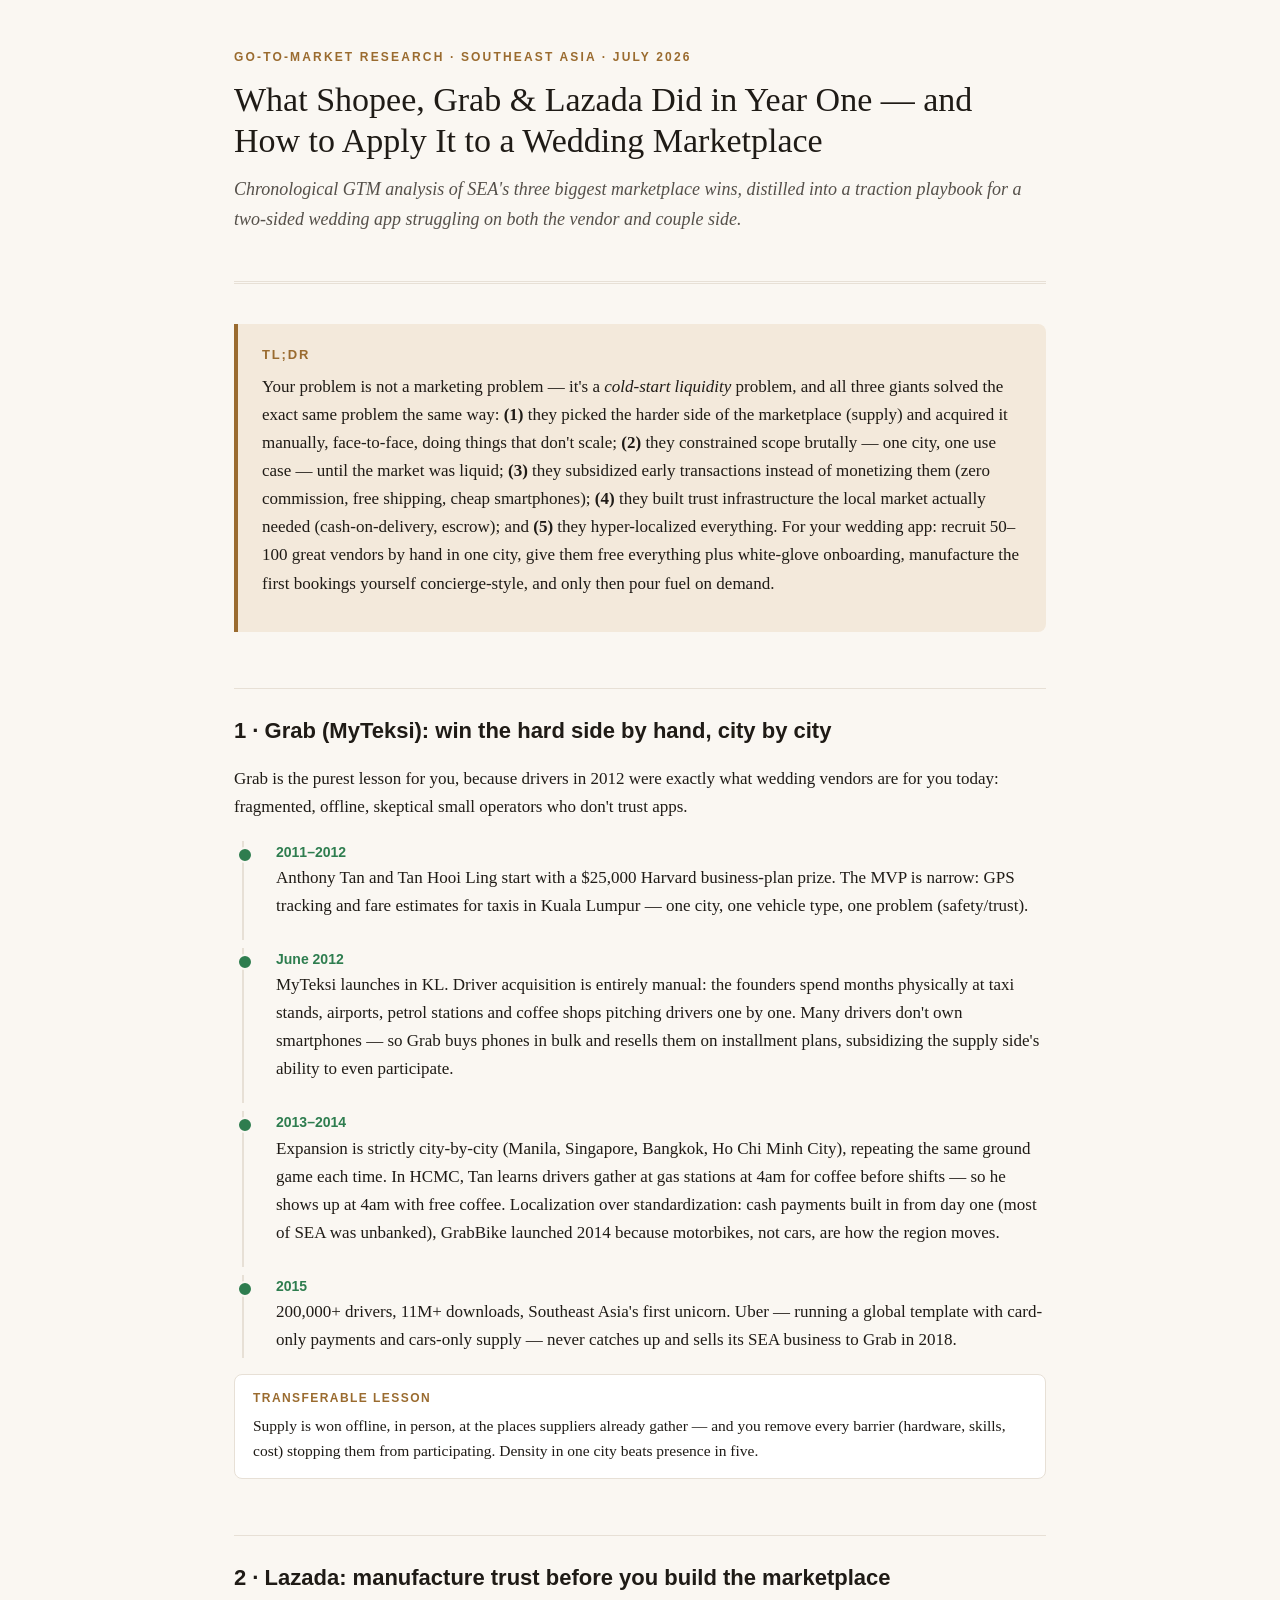
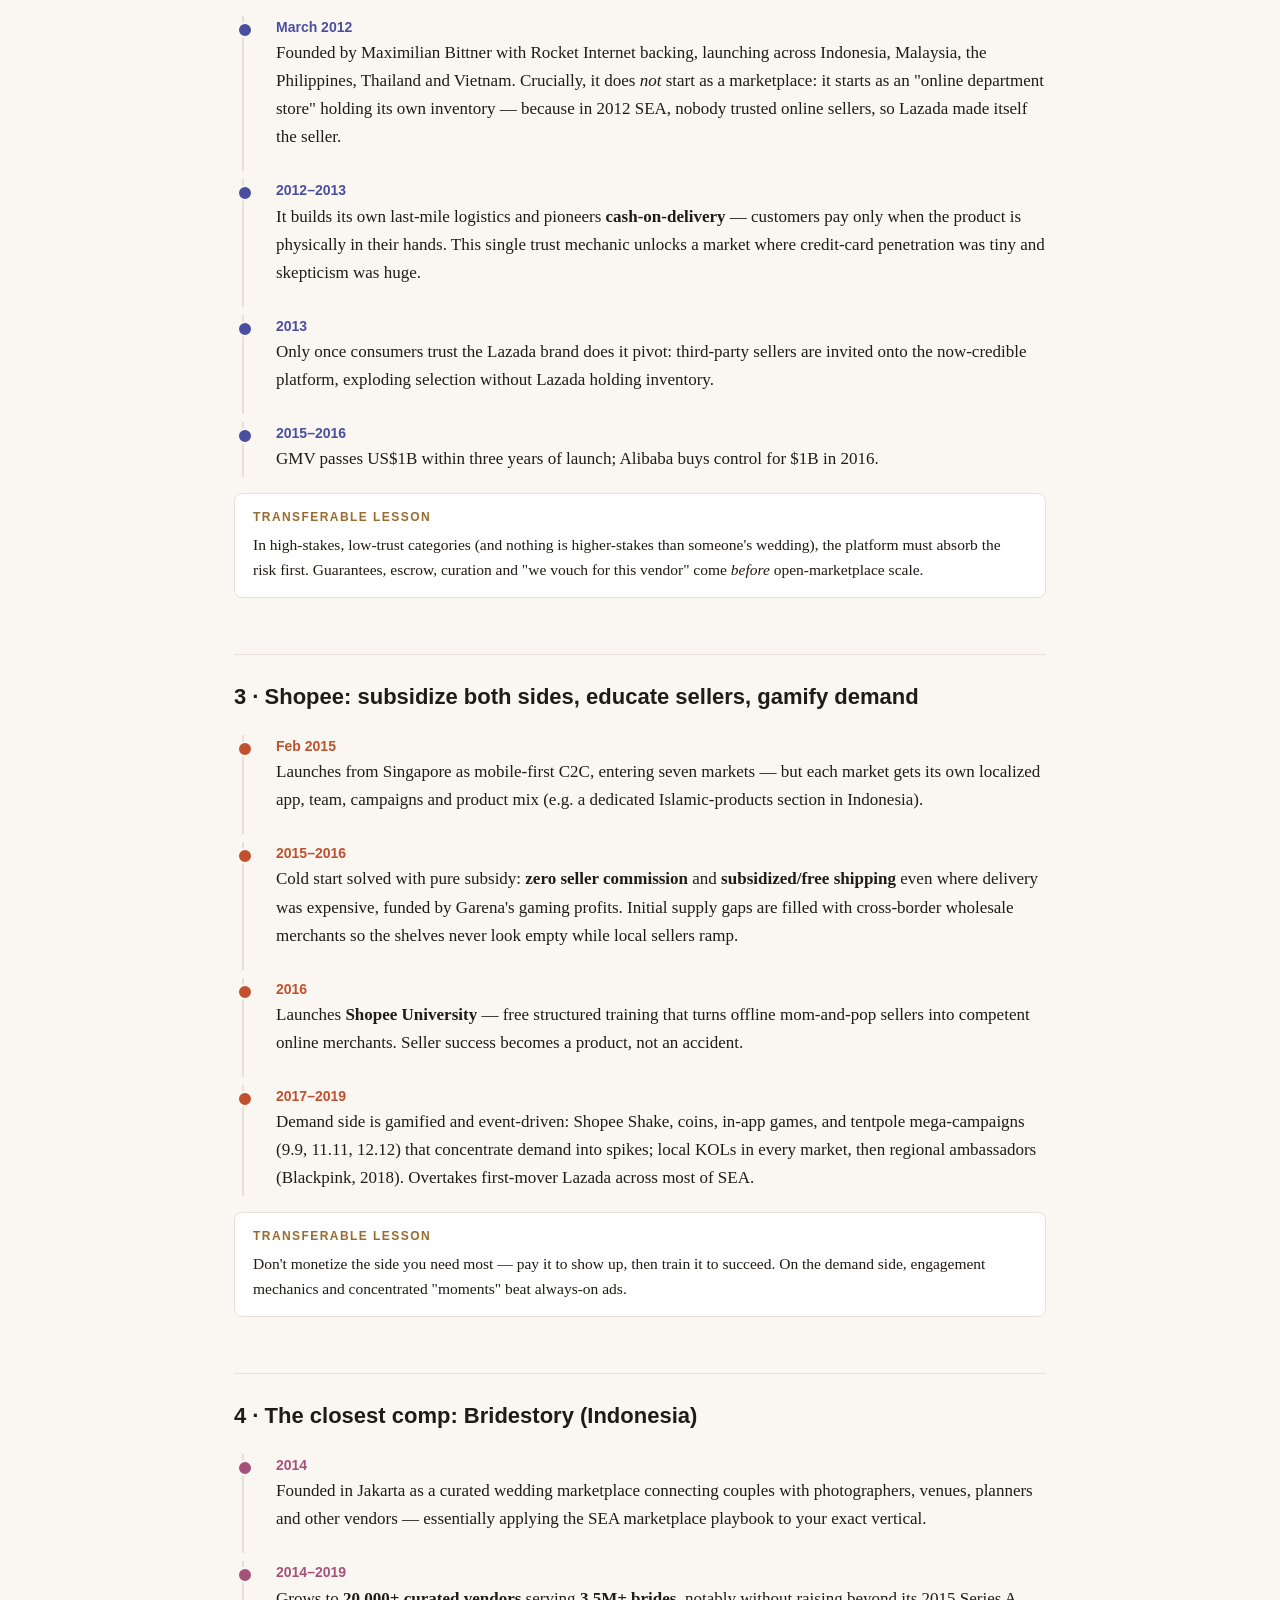
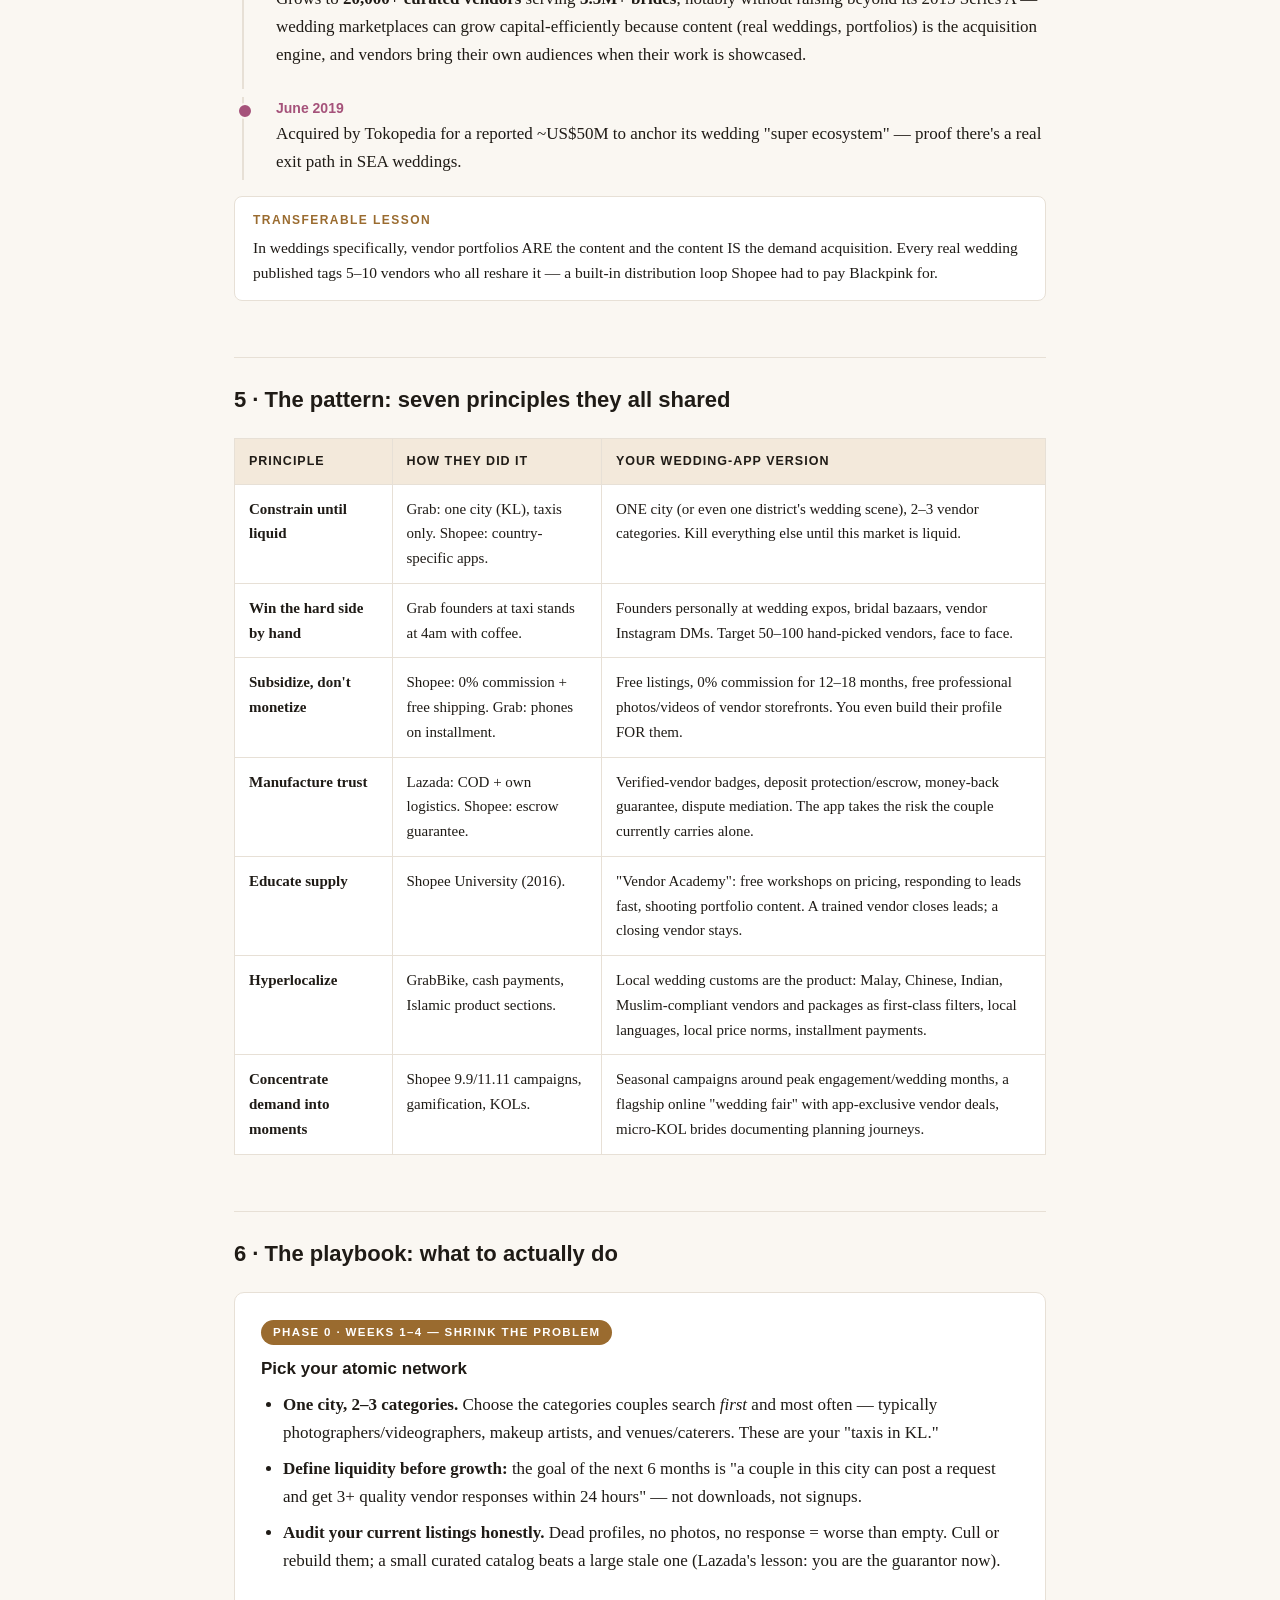
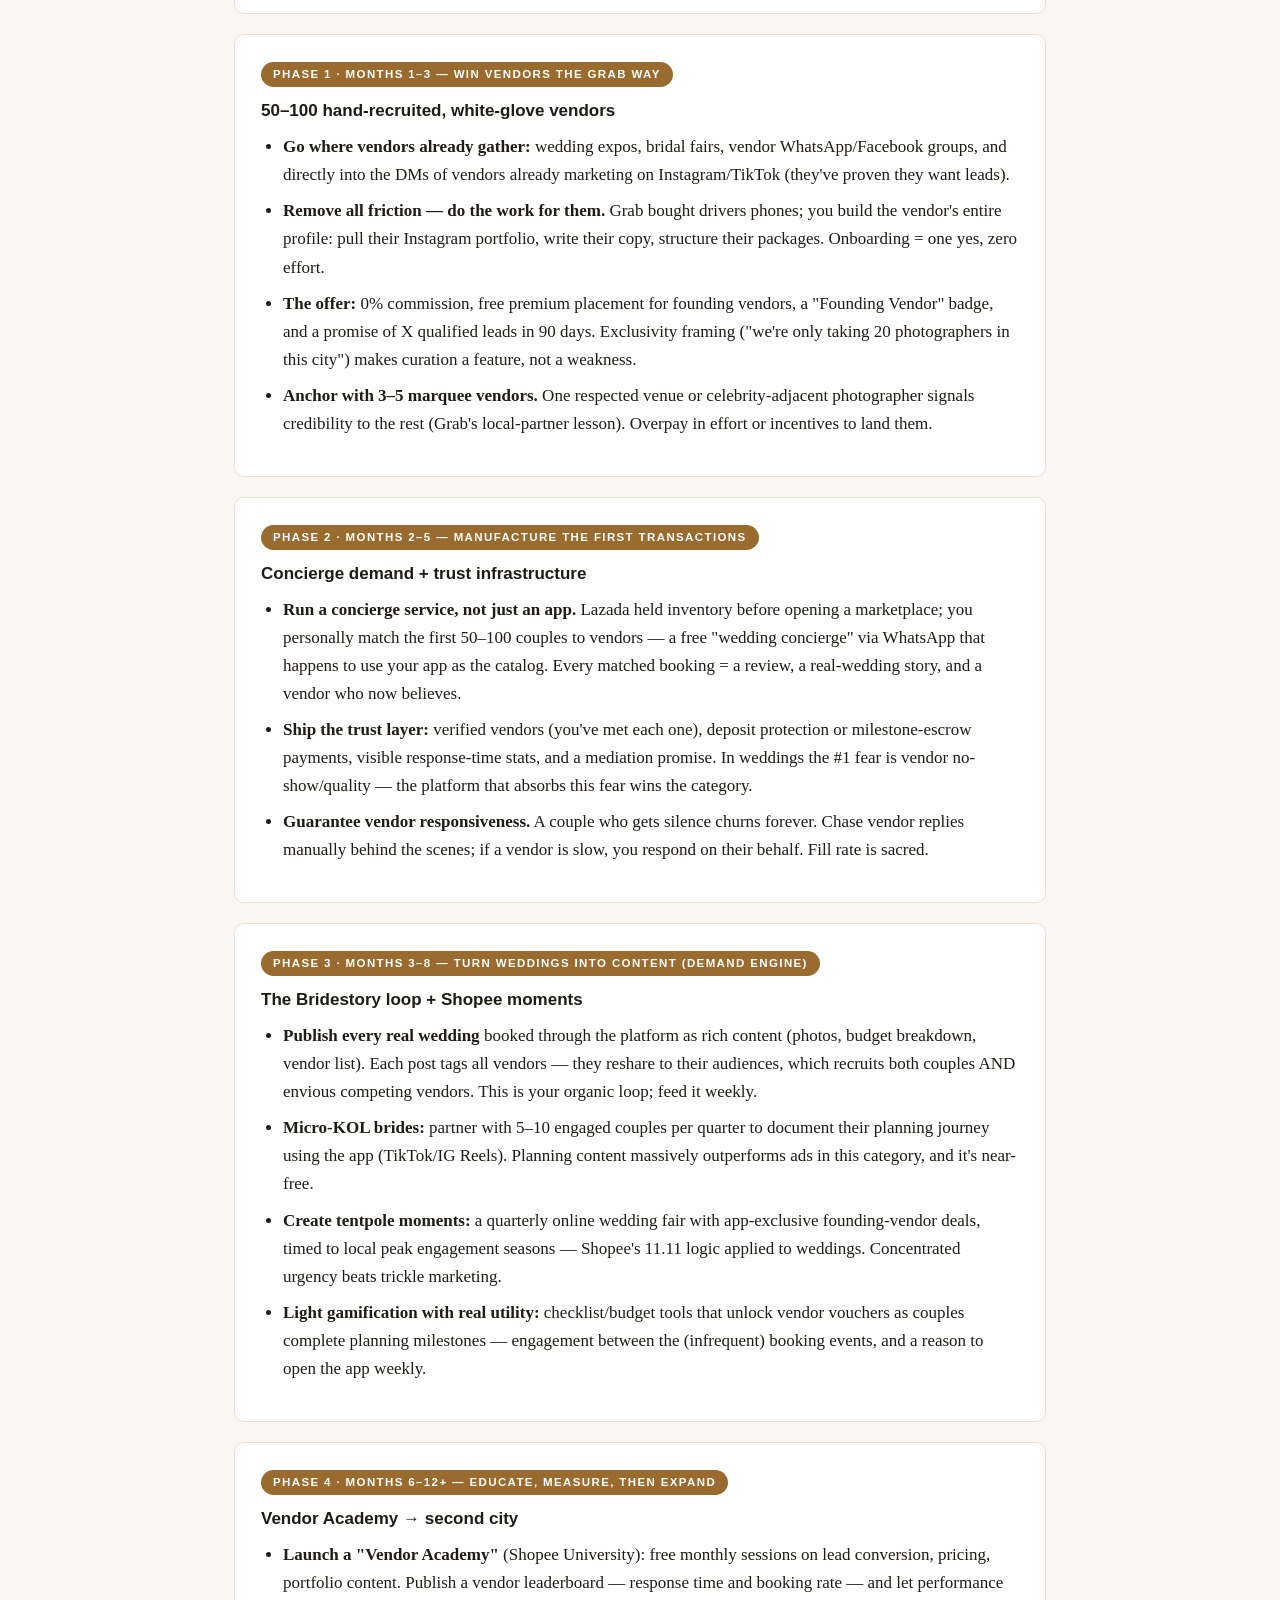
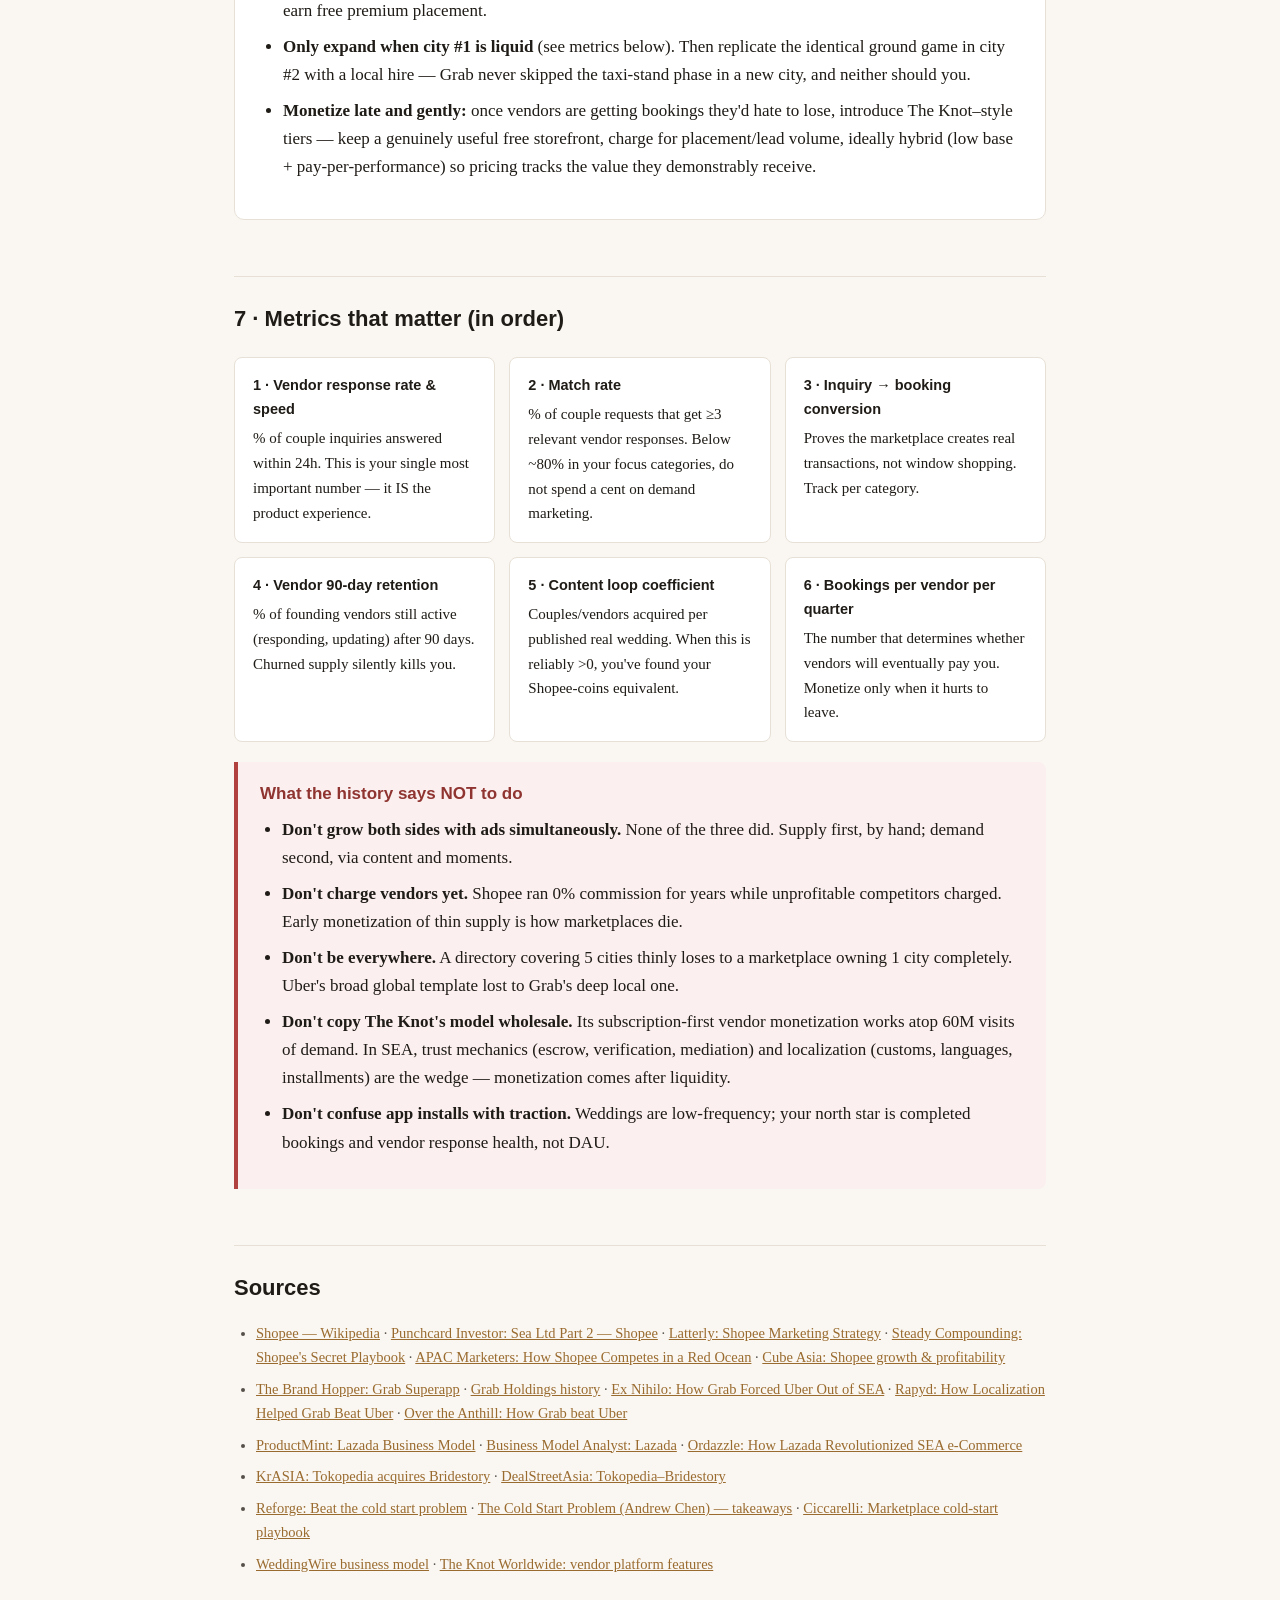
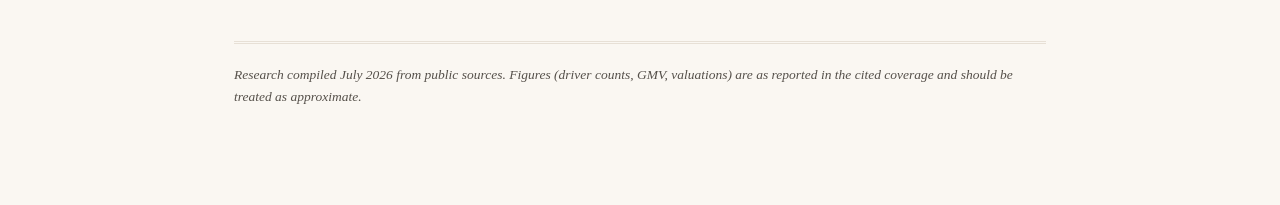
<file: research/sea-gtm-wedding-app-playbook.html>
<!DOCTYPE html>
<html lang="en">
<head>
<meta charset="UTF-8">
<meta name="viewport" content="width=device-width, initial-scale=1.0">
<title>SEA GTM Playbooks → Wedding App Traction Plan</title>
<style>
  :root {
    --ink: #1f1b16;
    --ink-soft: #55504a;
    --paper: #faf7f2;
    --card: #ffffff;
    --line: #e7e0d6;
    --accent: #9a6b2f;
    --accent-soft: #f3e9db;
    --shopee: #c0512e;
    --grab: #2e7d4f;
    --lazada: #4a4e9e;
    --bride: #a5527a;
  }
  * { margin: 0; padding: 0; box-sizing: border-box; }
  body {
    font-family: Georgia, 'Times New Roman', serif;
    background: var(--paper);
    color: var(--ink);
    line-height: 1.65;
    font-size: 17px;
  }
  .wrap { max-width: 860px; margin: 0 auto; padding: 48px 24px 96px; }
  header { border-bottom: 3px double var(--line); padding-bottom: 32px; margin-bottom: 40px; }
  .kicker {
    font-family: 'Helvetica Neue', Arial, sans-serif;
    font-size: 12px; letter-spacing: 0.18em; text-transform: uppercase;
    color: var(--accent); font-weight: 700; margin-bottom: 12px;
  }
  h1 { font-size: 34px; line-height: 1.2; font-weight: 400; margin-bottom: 14px; }
  .subtitle { color: var(--ink-soft); font-size: 18px; font-style: italic; }
  h2 {
    font-family: 'Helvetica Neue', Arial, sans-serif;
    font-size: 22px; font-weight: 700; margin: 56px 0 16px;
    padding-top: 24px; border-top: 1px solid var(--line);
  }
  h3 { font-family: 'Helvetica Neue', Arial, sans-serif; font-size: 17px; font-weight: 700; margin: 28px 0 8px; }
  p { margin-bottom: 14px; }
  p.lede { font-size: 19px; }
  .tldr {
    background: var(--accent-soft); border-left: 4px solid var(--accent);
    padding: 20px 24px; border-radius: 0 8px 8px 0; margin: 24px 0;
  }
  .tldr strong { display: block; font-family: 'Helvetica Neue', Arial, sans-serif; font-size: 13px; letter-spacing: 0.14em; text-transform: uppercase; margin-bottom: 8px; color: var(--accent); }
  /* timeline */
  .timeline { list-style: none; margin: 20px 0 8px; }
  .timeline li { position: relative; padding: 0 0 20px 32px; border-left: 2px solid var(--line); margin-left: 8px; }
  .timeline li:last-child { padding-bottom: 4px; }
  .timeline li::before {
    content: ''; position: absolute; left: -7px; top: 6px;
    width: 12px; height: 12px; border-radius: 50%; background: var(--dot, var(--accent)); border: 2px solid var(--paper);
  }
  .timeline .yr { font-family: 'Helvetica Neue', Arial, sans-serif; font-weight: 700; font-size: 14px; display: block; color: var(--dot, var(--accent)); }
  .co-shopee { --dot: var(--shopee); }
  .co-grab { --dot: var(--grab); }
  .co-lazada { --dot: var(--lazada); }
  .co-bride { --dot: var(--bride); }
  .lesson {
    background: var(--card); border: 1px solid var(--line); border-radius: 8px;
    padding: 14px 18px; margin: 16px 0 8px; font-size: 15.5px;
  }
  .lesson b { font-family: 'Helvetica Neue', Arial, sans-serif; font-size: 12px; letter-spacing: 0.12em; text-transform: uppercase; color: var(--accent); display: block; margin-bottom: 4px; }
  /* table */
  .tablewrap { overflow-x: auto; margin: 20px 0; }
  table { border-collapse: collapse; width: 100%; font-size: 15px; background: var(--card); }
  th, td { text-align: left; padding: 12px 14px; border: 1px solid var(--line); vertical-align: top; }
  th { font-family: 'Helvetica Neue', Arial, sans-serif; font-size: 12.5px; letter-spacing: 0.08em; text-transform: uppercase; background: var(--accent-soft); }
  /* phases */
  .phase {
    background: var(--card); border: 1px solid var(--line); border-radius: 10px;
    padding: 24px 26px; margin: 20px 0;
  }
  .phase h3 { margin-top: 0; }
  .phase .tag {
    display: inline-block; font-family: 'Helvetica Neue', Arial, sans-serif;
    font-size: 11.5px; font-weight: 700; letter-spacing: 0.12em; text-transform: uppercase;
    background: var(--accent); color: #fff; border-radius: 999px; padding: 3px 12px; margin-bottom: 10px;
  }
  ul, ol { margin: 0 0 14px 22px; }
  li { margin-bottom: 8px; }
  .dont { border-left: 4px solid #b0413e; background: #fbf0ef; padding: 18px 22px; border-radius: 0 8px 8px 0; margin: 20px 0; }
  .dont h3 { margin-top: 0; color: #8f3430; }
  .metrics { display: grid; grid-template-columns: repeat(auto-fit, minmax(240px, 1fr)); gap: 14px; margin: 20px 0; }
  .metric { background: var(--card); border: 1px solid var(--line); border-radius: 8px; padding: 16px 18px; font-size: 15px; }
  .metric b { font-family: 'Helvetica Neue', Arial, sans-serif; display: block; font-size: 14.5px; margin-bottom: 4px; }
  .sources { font-size: 14.5px; color: var(--ink-soft); }
  .sources a { color: var(--accent); }
  footer { margin-top: 64px; padding-top: 20px; border-top: 3px double var(--line); font-size: 13.5px; color: var(--ink-soft); font-style: italic; }
  @media (max-width: 600px) { h1 { font-size: 27px; } body { font-size: 16px; } }
</style>
</head>
<body>
<div class="wrap">

<header>
  <div class="kicker">Go-to-Market Research · Southeast Asia · July 2026</div>
  <h1>What Shopee, Grab &amp; Lazada Did in Year One — and How to Apply It to a Wedding Marketplace</h1>
  <p class="subtitle">Chronological GTM analysis of SEA's three biggest marketplace wins, distilled into a traction playbook for a two-sided wedding app struggling on both the vendor and couple side.</p>
</header>

<div class="tldr">
  <strong>TL;DR</strong>
  <p>Your problem is not a marketing problem — it's a <em>cold-start liquidity</em> problem, and all three giants solved the exact same problem the same way: <b>(1)</b> they picked the harder side of the marketplace (supply) and acquired it manually, face-to-face, doing things that don't scale; <b>(2)</b> they constrained scope brutally — one city, one use case — until the market was liquid; <b>(3)</b> they subsidized early transactions instead of monetizing them (zero commission, free shipping, cheap smartphones); <b>(4)</b> they built trust infrastructure the local market actually needed (cash-on-delivery, escrow); and <b>(5)</b> they hyper-localized everything. For your wedding app: recruit 50–100 great vendors by hand in one city, give them free everything plus white-glove onboarding, manufacture the first bookings yourself concierge-style, and only then pour fuel on demand.</p>
</div>

<h2>1 · Grab (MyTeksi): win the hard side by hand, city by city</h2>
<p>Grab is the purest lesson for you, because drivers in 2012 were exactly what wedding vendors are for you today: fragmented, offline, skeptical small operators who don't trust apps.</p>
<ul class="timeline co-grab">
  <li><span class="yr">2011–2012</span>Anthony Tan and Tan Hooi Ling start with a $25,000 Harvard business-plan prize. The MVP is narrow: GPS tracking and fare estimates for taxis in Kuala Lumpur — one city, one vehicle type, one problem (safety/trust).</li>
  <li><span class="yr">June 2012</span>MyTeksi launches in KL. Driver acquisition is entirely manual: the founders spend months physically at taxi stands, airports, petrol stations and coffee shops pitching drivers one by one. Many drivers don't own smartphones — so Grab buys phones in bulk and resells them on installment plans, subsidizing the supply side's ability to even participate.</li>
  <li><span class="yr">2013–2014</span>Expansion is strictly city-by-city (Manila, Singapore, Bangkok, Ho Chi Minh City), repeating the same ground game each time. In HCMC, Tan learns drivers gather at gas stations at 4am for coffee before shifts — so he shows up at 4am with free coffee. Localization over standardization: cash payments built in from day one (most of SEA was unbanked), GrabBike launched 2014 because motorbikes, not cars, are how the region moves.</li>
  <li><span class="yr">2015</span>200,000+ drivers, 11M+ downloads, Southeast Asia's first unicorn. Uber — running a global template with card-only payments and cars-only supply — never catches up and sells its SEA business to Grab in 2018.</li>
</ul>
<div class="lesson"><b>Transferable lesson</b>Supply is won offline, in person, at the places suppliers already gather — and you remove every barrier (hardware, skills, cost) stopping them from participating. Density in one city beats presence in five.</div>

<h2>2 · Lazada: manufacture trust before you build the marketplace</h2>
<ul class="timeline co-lazada">
  <li><span class="yr">March 2012</span>Founded by Maximilian Bittner with Rocket Internet backing, launching across Indonesia, Malaysia, the Philippines, Thailand and Vietnam. Crucially, it does <em>not</em> start as a marketplace: it starts as an "online department store" holding its own inventory — because in 2012 SEA, nobody trusted online sellers, so Lazada made itself the seller.</li>
  <li><span class="yr">2012–2013</span>It builds its own last-mile logistics and pioneers <b>cash-on-delivery</b> — customers pay only when the product is physically in their hands. This single trust mechanic unlocks a market where credit-card penetration was tiny and skepticism was huge.</li>
  <li><span class="yr">2013</span>Only once consumers trust the Lazada brand does it pivot: third-party sellers are invited onto the now-credible platform, exploding selection without Lazada holding inventory.</li>
  <li><span class="yr">2015–2016</span>GMV passes US$1B within three years of launch; Alibaba buys control for $1B in 2016.</li>
</ul>
<div class="lesson"><b>Transferable lesson</b>In high-stakes, low-trust categories (and nothing is higher-stakes than someone's wedding), the platform must absorb the risk first. Guarantees, escrow, curation and "we vouch for this vendor" come <em>before</em> open-marketplace scale.</div>

<h2>3 · Shopee: subsidize both sides, educate sellers, gamify demand</h2>
<ul class="timeline co-shopee">
  <li><span class="yr">Feb 2015</span>Launches from Singapore as mobile-first C2C, entering seven markets — but each market gets its own localized app, team, campaigns and product mix (e.g. a dedicated Islamic-products section in Indonesia).</li>
  <li><span class="yr">2015–2016</span>Cold start solved with pure subsidy: <b>zero seller commission</b> and <b>subsidized/free shipping</b> even where delivery was expensive, funded by Garena's gaming profits. Initial supply gaps are filled with cross-border wholesale merchants so the shelves never look empty while local sellers ramp.</li>
  <li><span class="yr">2016</span>Launches <b>Shopee University</b> — free structured training that turns offline mom-and-pop sellers into competent online merchants. Seller success becomes a product, not an accident.</li>
  <li><span class="yr">2017–2019</span>Demand side is gamified and event-driven: Shopee Shake, coins, in-app games, and tentpole mega-campaigns (9.9, 11.11, 12.12) that concentrate demand into spikes; local KOLs in every market, then regional ambassadors (Blackpink, 2018). Overtakes first-mover Lazada across most of SEA.</li>
</ul>
<div class="lesson"><b>Transferable lesson</b>Don't monetize the side you need most — pay it to show up, then train it to succeed. On the demand side, engagement mechanics and concentrated "moments" beat always-on ads.</div>

<h2>4 · The closest comp: Bridestory (Indonesia)</h2>
<ul class="timeline co-bride">
  <li><span class="yr">2014</span>Founded in Jakarta as a curated wedding marketplace connecting couples with photographers, venues, planners and other vendors — essentially applying the SEA marketplace playbook to your exact vertical.</li>
  <li><span class="yr">2014–2019</span>Grows to <b>20,000+ curated vendors</b> serving <b>3.5M+ brides</b>, notably without raising beyond its 2015 Series A — wedding marketplaces can grow capital-efficiently because content (real weddings, portfolios) is the acquisition engine, and vendors bring their own audiences when their work is showcased.</li>
  <li><span class="yr">June 2019</span>Acquired by Tokopedia for a reported ~US$50M to anchor its wedding "super ecosystem" — proof there's a real exit path in SEA weddings.</li>
</ul>
<div class="lesson"><b>Transferable lesson</b>In weddings specifically, vendor portfolios ARE the content and the content IS the demand acquisition. Every real wedding published tags 5–10 vendors who all reshare it — a built-in distribution loop Shopee had to pay Blackpink for.</div>

<h2>5 · The pattern: seven principles they all shared</h2>
<div class="tablewrap">
<table>
  <thead><tr><th>Principle</th><th>How they did it</th><th>Your wedding-app version</th></tr></thead>
  <tbody>
    <tr><td><b>Constrain until liquid</b></td><td>Grab: one city (KL), taxis only. Shopee: country-specific apps.</td><td>ONE city (or even one district's wedding scene), 2–3 vendor categories. Kill everything else until this market is liquid.</td></tr>
    <tr><td><b>Win the hard side by hand</b></td><td>Grab founders at taxi stands at 4am with coffee.</td><td>Founders personally at wedding expos, bridal bazaars, vendor Instagram DMs. Target 50–100 hand-picked vendors, face to face.</td></tr>
    <tr><td><b>Subsidize, don't monetize</b></td><td>Shopee: 0% commission + free shipping. Grab: phones on installment.</td><td>Free listings, 0% commission for 12–18 months, free professional photos/videos of vendor storefronts. You even build their profile FOR them.</td></tr>
    <tr><td><b>Manufacture trust</b></td><td>Lazada: COD + own logistics. Shopee: escrow guarantee.</td><td>Verified-vendor badges, deposit protection/escrow, money-back guarantee, dispute mediation. The app takes the risk the couple currently carries alone.</td></tr>
    <tr><td><b>Educate supply</b></td><td>Shopee University (2016).</td><td>"Vendor Academy": free workshops on pricing, responding to leads fast, shooting portfolio content. A trained vendor closes leads; a closing vendor stays.</td></tr>
    <tr><td><b>Hyperlocalize</b></td><td>GrabBike, cash payments, Islamic product sections.</td><td>Local wedding customs are the product: Malay, Chinese, Indian, Muslim-compliant vendors and packages as first-class filters, local languages, local price norms, installment payments.</td></tr>
    <tr><td><b>Concentrate demand into moments</b></td><td>Shopee 9.9/11.11 campaigns, gamification, KOLs.</td><td>Seasonal campaigns around peak engagement/wedding months, a flagship online "wedding fair" with app-exclusive vendor deals, micro-KOL brides documenting planning journeys.</td></tr>
  </tbody>
</table>
</div>

<h2>6 · The playbook: what to actually do</h2>

<div class="phase">
  <span class="tag">Phase 0 · Weeks 1–4 — Shrink the problem</span>
  <h3>Pick your atomic network</h3>
  <ul>
    <li><b>One city, 2–3 categories.</b> Choose the categories couples search <em>first</em> and most often — typically photographers/videographers, makeup artists, and venues/caterers. These are your "taxis in KL."</li>
    <li><b>Define liquidity before growth:</b> the goal of the next 6 months is "a couple in this city can post a request and get 3+ quality vendor responses within 24 hours" — not downloads, not signups.</li>
    <li><b>Audit your current listings honestly.</b> Dead profiles, no photos, no response = worse than empty. Cull or rebuild them; a small curated catalog beats a large stale one (Lazada's lesson: you are the guarantor now).</li>
  </ul>
</div>

<div class="phase">
  <span class="tag">Phase 1 · Months 1–3 — Win vendors the Grab way</span>
  <h3>50–100 hand-recruited, white-glove vendors</h3>
  <ul>
    <li><b>Go where vendors already gather:</b> wedding expos, bridal fairs, vendor WhatsApp/Facebook groups, and directly into the DMs of vendors already marketing on Instagram/TikTok (they've proven they want leads).</li>
    <li><b>Remove all friction — do the work for them.</b> Grab bought drivers phones; you build the vendor's entire profile: pull their Instagram portfolio, write their copy, structure their packages. Onboarding = one yes, zero effort.</li>
    <li><b>The offer:</b> 0% commission, free premium placement for founding vendors, a "Founding Vendor" badge, and a promise of X qualified leads in 90 days. Exclusivity framing ("we're only taking 20 photographers in this city") makes curation a feature, not a weakness.</li>
    <li><b>Anchor with 3–5 marquee vendors.</b> One respected venue or celebrity-adjacent photographer signals credibility to the rest (Grab's local-partner lesson). Overpay in effort or incentives to land them.</li>
  </ul>
</div>

<div class="phase">
  <span class="tag">Phase 2 · Months 2–5 — Manufacture the first transactions</span>
  <h3>Concierge demand + trust infrastructure</h3>
  <ul>
    <li><b>Run a concierge service, not just an app.</b> Lazada held inventory before opening a marketplace; you personally match the first 50–100 couples to vendors — a free "wedding concierge" via WhatsApp that happens to use your app as the catalog. Every matched booking = a review, a real-wedding story, and a vendor who now believes.</li>
    <li><b>Ship the trust layer:</b> verified vendors (you've met each one), deposit protection or milestone-escrow payments, visible response-time stats, and a mediation promise. In weddings the #1 fear is vendor no-show/quality — the platform that absorbs this fear wins the category.</li>
    <li><b>Guarantee vendor responsiveness.</b> A couple who gets silence churns forever. Chase vendor replies manually behind the scenes; if a vendor is slow, you respond on their behalf. Fill rate is sacred.</li>
  </ul>
</div>

<div class="phase">
  <span class="tag">Phase 3 · Months 3–8 — Turn weddings into content (demand engine)</span>
  <h3>The Bridestory loop + Shopee moments</h3>
  <ul>
    <li><b>Publish every real wedding</b> booked through the platform as rich content (photos, budget breakdown, vendor list). Each post tags all vendors — they reshare to their audiences, which recruits both couples AND envious competing vendors. This is your organic loop; feed it weekly.</li>
    <li><b>Micro-KOL brides:</b> partner with 5–10 engaged couples per quarter to document their planning journey using the app (TikTok/IG Reels). Planning content massively outperforms ads in this category, and it's near-free.</li>
    <li><b>Create tentpole moments:</b> a quarterly online wedding fair with app-exclusive founding-vendor deals, timed to local peak engagement seasons — Shopee's 11.11 logic applied to weddings. Concentrated urgency beats trickle marketing.</li>
    <li><b>Light gamification with real utility:</b> checklist/budget tools that unlock vendor vouchers as couples complete planning milestones — engagement between the (infrequent) booking events, and a reason to open the app weekly.</li>
  </ul>
</div>

<div class="phase">
  <span class="tag">Phase 4 · Months 6–12+ — Educate, measure, then expand</span>
  <h3>Vendor Academy → second city</h3>
  <ul>
    <li><b>Launch a "Vendor Academy"</b> (Shopee University): free monthly sessions on lead conversion, pricing, portfolio content. Publish a vendor leaderboard — response time and booking rate — and let performance earn free premium placement.</li>
    <li><b>Only expand when city #1 is liquid</b> (see metrics below). Then replicate the identical ground game in city #2 with a local hire — Grab never skipped the taxi-stand phase in a new city, and neither should you.</li>
    <li><b>Monetize late and gently:</b> once vendors are getting bookings they'd hate to lose, introduce The Knot–style tiers — keep a genuinely useful free storefront, charge for placement/lead volume, ideally hybrid (low base + pay-per-performance) so pricing tracks the value they demonstrably receive.</li>
  </ul>
</div>

<h2>7 · Metrics that matter (in order)</h2>
<div class="metrics">
  <div class="metric"><b>1 · Vendor response rate &amp; speed</b>% of couple inquiries answered within 24h. This is your single most important number — it IS the product experience.</div>
  <div class="metric"><b>2 · Match rate</b>% of couple requests that get ≥3 relevant vendor responses. Below ~80% in your focus categories, do not spend a cent on demand marketing.</div>
  <div class="metric"><b>3 · Inquiry → booking conversion</b>Proves the marketplace creates real transactions, not window shopping. Track per category.</div>
  <div class="metric"><b>4 · Vendor 90-day retention</b>% of founding vendors still active (responding, updating) after 90 days. Churned supply silently kills you.</div>
  <div class="metric"><b>5 · Content loop coefficient</b>Couples/vendors acquired per published real wedding. When this is reliably &gt;0, you've found your Shopee-coins equivalent.</div>
  <div class="metric"><b>6 · Bookings per vendor per quarter</b>The number that determines whether vendors will eventually pay you. Monetize only when it hurts to leave.</div>
</div>

<div class="dont">
  <h3>What the history says NOT to do</h3>
  <ul>
    <li><b>Don't grow both sides with ads simultaneously.</b> None of the three did. Supply first, by hand; demand second, via content and moments.</li>
    <li><b>Don't charge vendors yet.</b> Shopee ran 0% commission for years while unprofitable competitors charged. Early monetization of thin supply is how marketplaces die.</li>
    <li><b>Don't be everywhere.</b> A directory covering 5 cities thinly loses to a marketplace owning 1 city completely. Uber's broad global template lost to Grab's deep local one.</li>
    <li><b>Don't copy The Knot's model wholesale.</b> Its subscription-first vendor monetization works atop 60M visits of demand. In SEA, trust mechanics (escrow, verification, mediation) and localization (customs, languages, installments) are the wedge — monetization comes after liquidity.</li>
    <li><b>Don't confuse app installs with traction.</b> Weddings are low-frequency; your north star is completed bookings and vendor response health, not DAU.</li>
  </ul>
</div>

<h2>Sources</h2>
<ul class="sources">
  <li><a href="https://en.wikipedia.org/wiki/Shopee">Shopee — Wikipedia</a> · <a href="https://punchcardinvestor.substack.com/p/sea-ltd-part-2-shopee-the-everything">Punchcard Investor: Sea Ltd Part 2 — Shopee</a> · <a href="https://www.latterly.org/shopee-marketing-strategy/">Latterly: Shopee Marketing Strategy</a> · <a href="https://steadycompounding.com/investing/what-you-need-to-know-about-sea-limited-shopees-secret-playbook/">Steady Compounding: Shopee's Secret Playbook</a> · <a href="https://apacmarketers.com/shopee-red-ocean/">APAC Marketers: How Shopee Competes in a Red Ocean</a> · <a href="https://cube.asia/growth-and-profitability-for-shopee-are-they-mutually-exclusive/">Cube Asia: Shopee growth &amp; profitability</a></li>
  <li><a href="https://thebrandhopper.com/featured-startups/grab-superapp-business-model-funding-revenue/">The Brand Hopper: Grab Superapp</a> · <a href="https://dcf-model.com/blogs/history/grab">Grab Holdings history</a> · <a href="https://exnihilomagazine.com/grab-vs-uber-southeast-asia/">Ex Nihilo: How Grab Forced Uber Out of SEA</a> · <a href="https://www.rapyd.net/blog/how-localization-helped-grab-beat-uber-in-southeast-asia/">Rapyd: How Localization Helped Grab Beat Uber</a> · <a href="https://overtheanthill.substack.com/p/how-grab-beat-uber">Over the Anthill: How Grab beat Uber</a></li>
  <li><a href="https://productmint.com/the-lazada-business-model-how-does-lazada-make-money/">ProductMint: Lazada Business Model</a> · <a href="https://businessmodelanalyst.com/lazada-business-model/">Business Model Analyst: Lazada</a> · <a href="https://ordazzle.com/blogs/lazada-group-revolutionizing-ecommerce-solutions">Ordazzle: How Lazada Revolutionized SEA e-Commerce</a></li>
  <li><a href="https://kr-asia.com/tokopedia-acquires-indonesian-wedding-marketplace-bridestory">KrASIA: Tokopedia acquires Bridestory</a> · <a href="https://www.dealstreetasia.com/stories/tokopedia-bridestory-140762">DealStreetAsia: Tokopedia–Bridestory</a></li>
  <li><a href="https://www.reforge.com/guides/beat-the-cold-start-problem-in-a-marketplace">Reforge: Beat the cold start problem</a> · <a href="https://ihaveulcers.com/the-cold-start-problem-takeaways/">The Cold Start Problem (Andrew Chen) — takeaways</a> · <a href="https://www.davidciccarelli.com/articles/product-marketing-playbook-for-two-sided-platforms/">Ciccarelli: Marketplace cold-start playbook</a></li>
  <li><a href="https://businessmodelcanvastemplate.com/blogs/how-it-works/weddingwire-how-it-works">WeddingWire business model</a> · <a href="https://www.theknotww.com/press-releases/the-knot-worldwide-announces-new-platform-features-to-drive-wedding-vendor-success">The Knot Worldwide: vendor platform features</a></li>
</ul>

<footer>Research compiled July 2026 from public sources. Figures (driver counts, GMV, valuations) are as reported in the cited coverage and should be treated as approximate.</footer>

</div>
</body>
</html>
</file>
